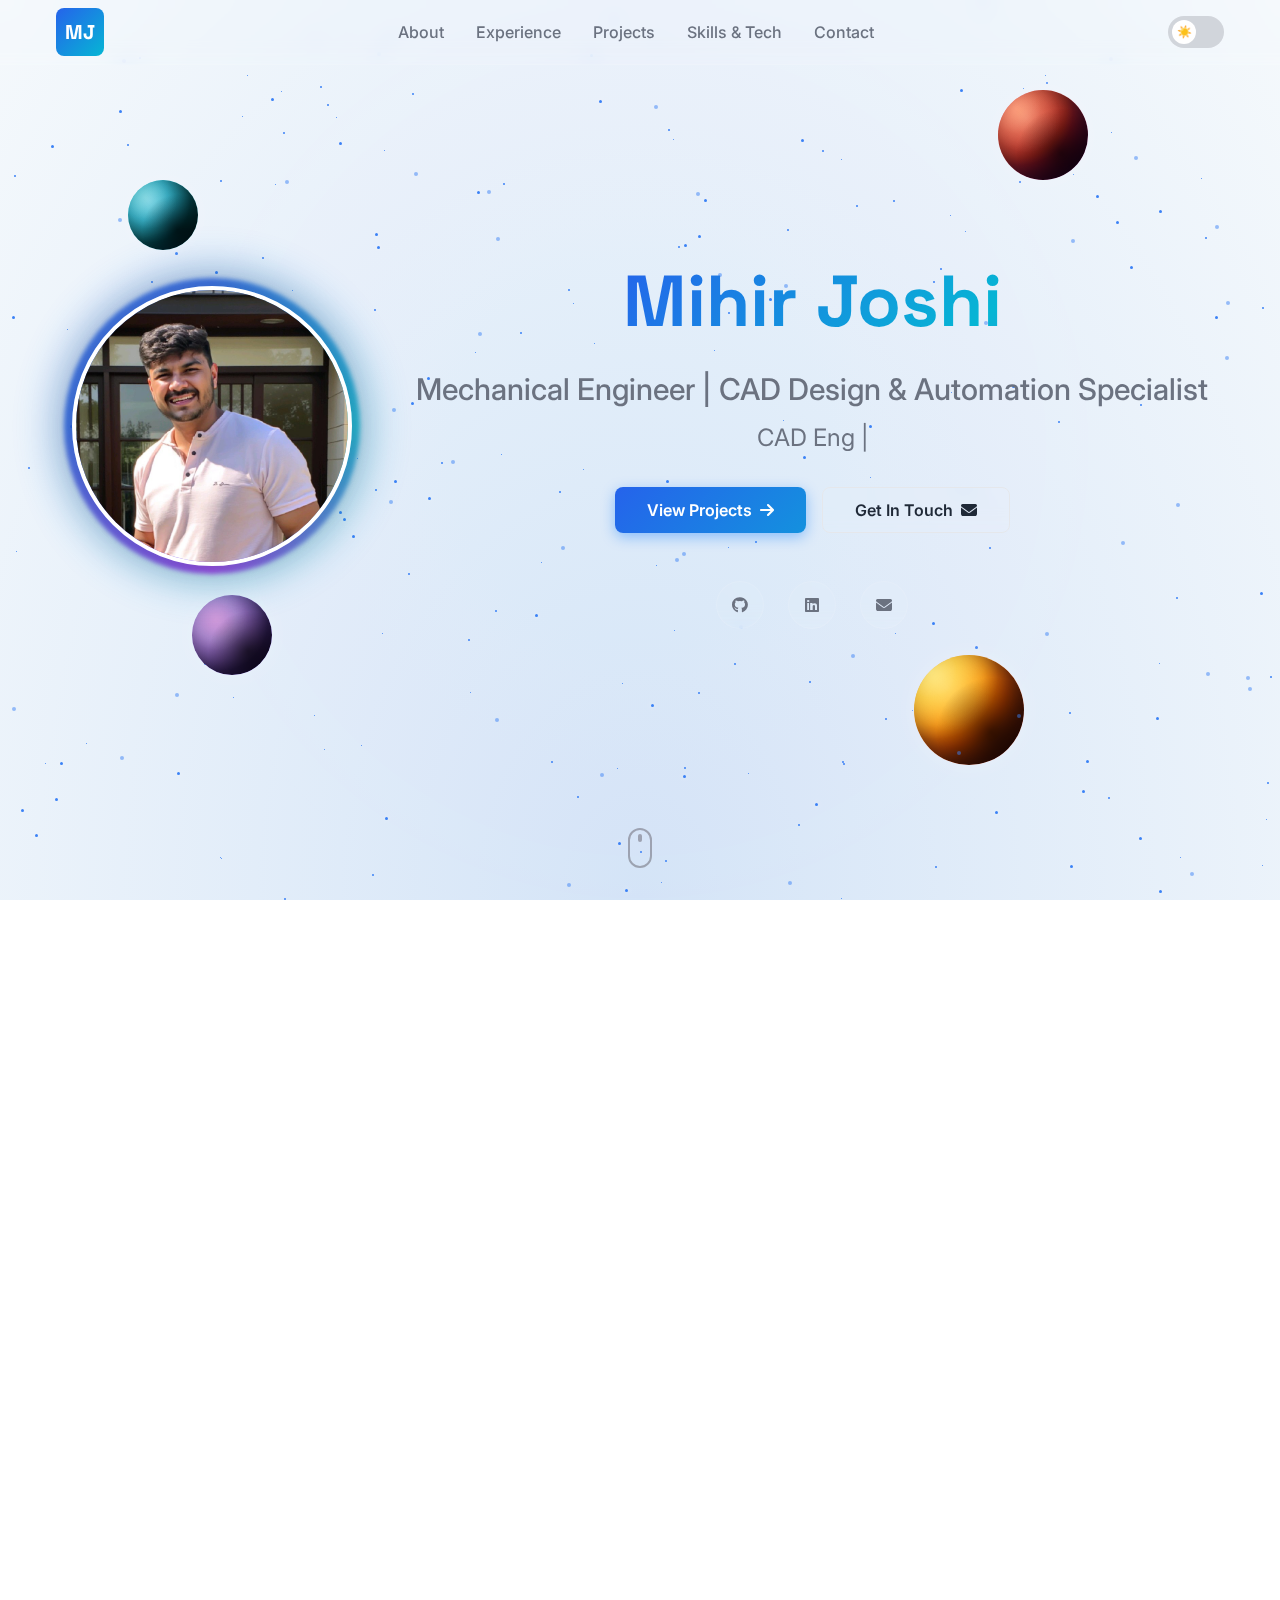
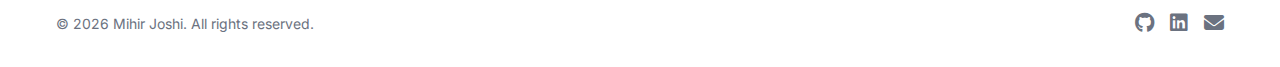
<file: index.html>
<!DOCTYPE html>
<html lang="en">
<head>
    <meta charset="UTF-8">
    <meta name="viewport" content="width=device-width, initial-scale=1.0">
    <meta name="description" content="Mihir Joshi - Mechanical Engineer specializing in CAD design (UG-NX, Teamcenter), Excel/SAP automation, and PLM systems. Building automation solutions that save time and improve accuracy.">
    <meta name="keywords" content="developer, engineer, automation, AI, React, Python, portfolio">
    <meta name="author" content="Mihir Joshi">
    <title>Mihir Joshi | Mechanical Engineer | CAD Design & Automation Specialist</title>
    
    <!-- Fonts -->
    <link rel="preconnect" href="https://fonts.googleapis.com">
    <link rel="preconnect" href="https://fonts.gstatic.com" crossorigin>
    <link href="https://fonts.googleapis.com/css2?family=Space+Grotesk:wght@300;400;500;600;700&family=Inter:wght@300;400;500;600;700&display=swap" rel="stylesheet">
    
    <!-- Icons -->
    <link rel="stylesheet" href="https://cdnjs.cloudflare.com/ajax/libs/font-awesome/6.4.0/css/all.min.css">
    
    <!-- Styles -->
    <link rel="stylesheet" href="styles.css">
</head>
<body>
    <!-- Navigation -->
    <nav class="navbar" id="navbar">
        <div class="nav-container">
            <a href="#" class="nav-logo">
                <span class="logo-text">MJ</span>
            </a>
            <div class="nav-menu" id="navMenu">
                <a href="#about" class="nav-link">About</a>
                <a href="#experience" class="nav-link">Experience</a>
                <a href="#projects" class="nav-link">Projects</a>
                <a href="#skills" class="nav-link">Skills & Tech</a>
                <a href="#contact" class="nav-link">Contact</a>
            </div>
            <button class="theme-toggle" id="themeToggle" aria-label="Toggle theme">
                <span class="theme-toggle-slider"></span>
            </button>
            <button class="mobile-menu-toggle" id="mobileMenuToggle" aria-label="Toggle menu">
                <span></span>
                <span></span>
                <span></span>
            </button>
        </div>
    </nav>

    <!-- Hero Section -->
    <section class="hero" id="hero">
        <div class="hero-background" id="heroBackground"></div>
        <div class="space-theme" id="spaceTheme">
            <div class="stars-container" id="starsContainer"></div>
            <div class="planets-container" id="planetsContainer"></div>
        </div>
        <div class="hero-particles" id="heroParticles"></div>
        
        <div class="hero-content">
            <div class="hero-image-wrapper fade-in-up" style="animation-delay: 0.2s">
                <div class="hero-image-glow"></div>
                <img src="mihir.jpeg" alt="Mihir Joshi" class="hero-image" id="heroImage">
                <div class="hero-image-border"></div>
            </div>
            
            <div class="hero-text-content">
                <h1 class="hero-title fade-in-up" style="animation-delay: 0.3s">
                    <span class="gradient-text">Mihir Joshi</span>
                </h1>
                <p class="hero-tagline fade-in-up" style="animation-delay: 0.4s">Mechanical Engineer | CAD Design & Automation Specialist</p>
                <div class="hero-roles fade-in-up" style="animation-delay: 0.5s">
                    <span id="typewriter"></span>
                    <span class="typewriter-cursor">|</span>
                </div>
                <div class="hero-buttons fade-in-up" style="animation-delay: 0.6s">
                    <a href="#projects" class="btn btn-primary">
                        <span>View Projects</span>
                        <i class="fas fa-arrow-right"></i>
                    </a>
                    <a href="#contact" class="btn btn-secondary">
                        <span>Get In Touch</span>
                        <i class="fas fa-envelope"></i>
                    </a>
                </div>
                <div class="hero-social fade-in-up" style="animation-delay: 0.7s">
                    <a href="https://github.com" target="_blank" rel="noopener noreferrer" class="social-link" aria-label="GitHub">
                        <i class="fab fa-github"></i>
                    </a>
                    <a href="https://linkedin.com" target="_blank" rel="noopener noreferrer" class="social-link" aria-label="LinkedIn">
                        <i class="fab fa-linkedin"></i>
                    </a>
                    <a href="mailto:mihirjoshi1920@gmail.com" class="social-link" aria-label="Email">
                        <i class="fas fa-envelope"></i>
                    </a>
                </div>
            </div>
        </div>
        
        <div class="scroll-indicator">
            <div class="scroll-mouse">
                <div class="scroll-wheel"></div>
            </div>
        </div>
    </section>

    <!-- About Section -->
    <section class="about" id="about">
        <div class="container">
            <div class="section-header scroll-fade-in">
                <span class="section-number">01.</span>
                <h2 class="section-title">About Me</h2>
                <div class="section-line"></div>
            </div>
            
            <div class="about-content">
                <div class="about-text fade-in-left scroll-fade-in">
                    <div class="intro-badge">
                        <i class="fas fa-user-graduate"></i>
                        <span>Mechanical Engineer & Automation Specialist</span>
                    </div>
                    <h3>Transforming Engineering Workflows Through Automation</h3>
                    <p>I'm a detail-oriented Mechanical Engineer with hands-on experience in CAD design (UG-NX, Teamcenter) and Excel/SAP automation, passionate about AI tools and process optimization.</p>
                    <p>Currently working as a <strong>CAD Engineer at MAN Energy Solutions</strong>, I specialize in designing marine engine components, managing PLM systems, and creating automation solutions that save time and improve accuracy. My expertise spans from piping design and GD&T-compliant production drawings to building automated reporting systems using Excel VBA, Power Query, and PLM integrations.</p>
                    <p>I believe in the power of automation to transform workflows, reduce errors, and unlock human potential for more creative problem-solving.</p>
                </div>
                
                <div class="about-highlights fade-in-right scroll-fade-in">
                    <div class="highlight-card glass">
                        <div class="highlight-icon">
                            <i class="fas fa-trophy"></i>
                        </div>
                        <h4>Key Achievements</h4>
                        <ul class="highlight-list">
                            <li>Saved <strong>35+ hours/month</strong> through automation</li>
                            <li>Reduced manual errors by <strong>90%</strong></li>
                            <li>Created <strong>10+</strong> automation tools</li>
                            <li>Trained <strong>50+</strong> colleagues in Excel automation</li>
                        </ul>
                    </div>
                    
                    <div class="highlight-card glass">
                        <div class="highlight-icon">
                            <i class="fas fa-lightbulb"></i>
                        </div>
                        <h4>Core Expertise</h4>
                        <ul class="expertise-list">
                            <li><span class="bullet">▹</span> CAD Design (UG-NX, Teamcenter, ENOVIA)</li>
                            <li><span class="bullet">▹</span> Excel Automation (VBA, Power Query)</li>
                            <li><span class="bullet">▹</span> PLM Systems Integration</li>
                            <li><span class="bullet">▹</span> Process Optimization & Analytics</li>
                        </ul>
                    </div>
                </div>
            </div>
        </div>
    </section>

    <!-- Experience Section -->
    <section class="experience" id="experience">
        <div class="container">
            <div class="section-header scroll-fade-in">
                <span class="section-number">02.</span>
                <h2 class="section-title">Professional Experience</h2>
                <div class="section-line"></div>
            </div>
            
            <div class="timeline" id="timeline">
                <!-- Timeline will be populated by JavaScript -->
            </div>
        </div>
    </section>

    <!-- Skills & Technologies Section -->
    <section class="skills-section" id="skills">
        <div class="container">
            <div class="section-header scroll-fade-in">
                <span class="section-number">03.</span>
                <h2 class="section-title">Skills & Technology Stack</h2>
                <div class="section-line"></div>
            </div>
            <p class="section-subtitle scroll-fade-in" style="animation-delay: 0.2s">Core competencies and tools I work with</p>
            
            <div class="skills-grid" id="skillsGrid">
                <!-- Skills with proficiency levels will be populated by JavaScript -->
            </div>
        </div>
    </section>

    <!-- Projects Section -->
    <section class="projects" id="projects">
        <div class="container">
            <div class="section-header scroll-fade-in">
                <span class="section-number">04.</span>
                <h2 class="section-title">Featured Projects</h2>
                <div class="section-line"></div>
            </div>
            <p class="section-subtitle scroll-fade-in" style="animation-delay: 0.2s">Innovative solutions that drive efficiency and automation</p>
            
            <div class="projects-grid" id="projectsGrid">
                <!-- Projects will be populated by JavaScript -->
            </div>
        </div>
    </section>

    <!-- Project Modal -->
    <div class="modal" id="projectModal">
        <div class="modal-content glass">
            <button class="modal-close" id="modalClose">&times;</button>
            <div class="modal-body" id="modalBody">
                <!-- Modal content will be populated by JavaScript -->
            </div>
        </div>
    </div>

    <!-- Contact Section -->
    <section class="contact" id="contact">
        <div class="container">
            <div class="section-header scroll-fade-in">
                <span class="section-number">05.</span>
                <h2 class="section-title">Get In Touch</h2>
                <div class="section-line"></div>
            </div>
            <p class="section-subtitle scroll-fade-in" style="animation-delay: 0.2s">Let's collaborate and create something amazing together</p>
            
            <div class="contact-content">
                <div class="contact-info fade-in-left scroll-fade-in">
                    <h3>Contact Information</h3>
                    
                    <a href="mailto:mihirjoshi1920@gmail.com" class="contact-card glass">
                        <div class="contact-icon">
                            <i class="fas fa-envelope"></i>
                        </div>
                        <div class="contact-details">
                            <p class="contact-label">Email</p>
                            <p class="contact-value">mihirjoshi1920@gmail.com</p>
                        </div>
                    </a>
                    
                    <a href="tel:+919130410218" class="contact-card glass">
                        <div class="contact-icon">
                            <i class="fas fa-phone"></i>
                        </div>
                        <div class="contact-details">
                            <p class="contact-label">Phone</p>
                            <p class="contact-value">+91-9130410218</p>
                        </div>
                    </a>
                    
                    <a href="https://linkedin.com" target="_blank" rel="noopener noreferrer" class="contact-card glass">
                        <div class="contact-icon">
                            <i class="fab fa-linkedin"></i>
                        </div>
                        <div class="contact-details">
                            <p class="contact-label">LinkedIn</p>
                            <p class="contact-value">Connect with me</p>
                        </div>
                    </a>
                    
                    <a href="https://github.com" target="_blank" rel="noopener noreferrer" class="contact-card glass">
                        <div class="contact-icon">
                            <i class="fab fa-github"></i>
                        </div>
                        <div class="contact-details">
                            <p class="contact-label">GitHub</p>
                            <p class="contact-value">View my work</p>
                        </div>
                    </a>
                </div>
                
                <form class="contact-form fade-in-right scroll-fade-in" id="contactForm">
                    <div class="form-group">
                        <label for="name">Name</label>
                        <input type="text" id="name" name="name" required>
                    </div>
                    
                    <div class="form-group">
                        <label for="email">Email</label>
                        <input type="email" id="email" name="email" required>
                    </div>
                    
                    <div class="form-group">
                        <label for="message">Message</label>
                        <textarea id="message" name="message" rows="5" required></textarea>
                    </div>
                    
                    <button type="submit" class="btn btn-primary btn-full">Send Message</button>
                </form>
            </div>
        </div>
    </section>

    <!-- Footer -->
    <footer class="footer">
        <div class="container">
            <div class="footer-content">
                <p>&copy; <span id="currentYear"></span> Mihir Joshi. All rights reserved.</p>
                <div class="footer-links">
                    <a href="https://github.com" target="_blank" rel="noopener noreferrer" aria-label="GitHub">
                        <i class="fab fa-github"></i>
                    </a>
                    <a href="https://linkedin.com" target="_blank" rel="noopener noreferrer" aria-label="LinkedIn">
                        <i class="fab fa-linkedin"></i>
                    </a>
                    <a href="mailto:email@example.com" aria-label="Email">
                        <i class="fas fa-envelope"></i>
                    </a>
                </div>
            </div>
        </div>
    </footer>

    <script src="script.js"></script>
</body>
</html>
</file>
<file: styles.css>
/* Reset and Base Styles */
* {
    margin: 0;
    padding: 0;
    box-sizing: border-box;
}

:root {
    --font-space: 'Space Grotesk', sans-serif;
    --font-inter: 'Inter', sans-serif;
    
    /* Light theme colors */
    --bg-primary: #ffffff;
    --bg-secondary: #f9fafb;
    --bg-tertiary: #ffffff;
    --text-primary: #1f2937;
    --text-secondary: #6b7280;
    --text-tertiary: #9ca3af;
    --border-color: #e5e7eb;
    --glass-bg: rgba(255, 255, 255, 0.05);
    --glass-border: rgba(255, 255, 255, 0.1);
    
    /* Accent colors */
    --accent-blue: #2563eb;
    --accent-cyan: #06b6d4;
    --accent-purple: #9333ea;
    --accent-gradient: linear-gradient(135deg, #2563eb 0%, #06b6d4 100%);
}

[data-theme="dark"] {
    /* Dark theme colors */
    --bg-primary: #111827;
    --bg-secondary: #030712;
    --bg-tertiary: #1f2937;
    --text-primary: #f9fafb;
    --text-secondary: #d1d5db;
    --text-tertiary: #9ca3af;
    --border-color: #374151;
    --glass-bg: rgba(0, 0, 0, 0.3);
    --glass-border: rgba(255, 255, 255, 0.1);
    
    /* Dark theme accents */
    --accent-blue: #06b6d4;
    --accent-cyan: #00f0ff;
    --accent-purple: #b026ff;
    --accent-gradient: linear-gradient(135deg, #06b6d4 0%, #2563eb 100%);
}

html {
    scroll-behavior: smooth;
}

body {
    font-family: var(--font-inter);
    background-color: var(--bg-primary);
    color: var(--text-primary);
    transition: background-color 0.3s ease, color 0.3s ease;
    overflow-x: hidden;
    position: relative;
}

/* Animated background gradient */
body::before {
    content: '';
    position: fixed;
    top: -50%;
    left: -50%;
    width: 200%;
    height: 200%;
    background: 
        radial-gradient(circle at 20% 50%, rgba(37, 99, 235, 0.1) 0%, transparent 50%),
        radial-gradient(circle at 80% 80%, rgba(6, 182, 212, 0.1) 0%, transparent 50%),
        radial-gradient(circle at 40% 20%, rgba(147, 51, 234, 0.1) 0%, transparent 50%);
    animation: gradientRotate 20s ease infinite;
    pointer-events: none;
    z-index: -1;
}

[data-theme="dark"] body::before {
    background: 
        radial-gradient(circle at 20% 50%, rgba(6, 182, 212, 0.15) 0%, transparent 50%),
        radial-gradient(circle at 80% 80%, rgba(176, 38, 255, 0.15) 0%, transparent 50%),
        radial-gradient(circle at 40% 20%, rgba(59, 130, 246, 0.1) 0%, transparent 50%);
}

@keyframes gradientRotate {
    0%, 100% {
        transform: rotate(0deg) scale(1);
    }
    50% {
        transform: rotate(180deg) scale(1.1);
    }
}

/* Utilities */
.container {
    max-width: 1200px;
    margin: 0 auto;
    padding: 0 1rem;
}

.glass {
    background: var(--glass-bg);
    backdrop-filter: blur(10px);
    -webkit-backdrop-filter: blur(10px);
    border: 1px solid var(--glass-border);
}

.gradient-text {
    background: linear-gradient(135deg, #2563eb 0%, #06b6d4 50%, #9333ea 100%);
    -webkit-background-clip: text;
    -webkit-text-fill-color: transparent;
    background-clip: text;
    background-size: 200% auto;
    animation: gradientShift 5s ease infinite;
}

[data-theme="dark"] .gradient-text {
    background: linear-gradient(135deg, #06b6d4 0%, #3b82f6 50%, #9333ea 100%);
    -webkit-background-clip: text;
    -webkit-text-fill-color: transparent;
    background-clip: text;
    background-size: 200% auto;
    animation: gradientShift 5s ease infinite;
}

@keyframes gradientShift {
    0%, 100% {
        background-position: 0% 50%;
    }
    50% {
        background-position: 100% 50%;
    }
}

/* Navigation */
.navbar {
    position: fixed;
    top: 0;
    left: 0;
    right: 0;
    z-index: 1000;
    background: var(--glass-bg);
    backdrop-filter: blur(10px);
    -webkit-backdrop-filter: blur(10px);
    border-bottom: 1px solid var(--glass-border);
    transition: all 0.3s ease;
}

.nav-container {
    max-width: 1200px;
    margin: 0 auto;
    padding: 0 1rem;
    display: flex;
    justify-content: space-between;
    align-items: center;
    height: 64px;
}

.nav-logo {
    font-family: var(--font-space);
    font-size: 1.25rem;
    font-weight: 700;
    text-decoration: none;
    transition: transform 0.2s ease;
    display: flex;
    align-items: center;
}

.logo-text {
    width: 48px;
    height: 48px;
    display: flex;
    align-items: center;
    justify-content: center;
    background: var(--accent-gradient);
    border-radius: 8px;
    color: white;
    font-weight: 700;
    transition: all 0.3s ease;
}

.nav-logo:hover .logo-text {
    transform: rotate(5deg) scale(1.1);
    box-shadow: 0 4px 15px rgba(37, 99, 235, 0.4);
}

.nav-menu {
    display: flex;
    gap: 2rem;
}

.nav-link {
    color: var(--text-secondary);
    text-decoration: none;
    font-weight: 500;
    transition: color 0.3s ease, transform 0.2s ease;
    position: relative;
    padding: 0.5rem 0;
}

.nav-link::after {
    content: '';
    position: absolute;
    bottom: 0;
    left: 0;
    width: 0;
    height: 2px;
    background: var(--accent-gradient);
    transition: width 0.3s ease;
}

.nav-link:hover {
    color: var(--accent-blue);
    transform: translateY(-2px);
}

.nav-link:hover::after {
    width: 100%;
}

.mobile-menu-toggle {
    display: none;
    flex-direction: column;
    gap: 4px;
    background: none;
    border: none;
    cursor: pointer;
}

.mobile-menu-toggle span {
    width: 24px;
    height: 2px;
    background: var(--text-primary);
    transition: all 0.3s ease;
}

/* Theme Toggle */
.theme-toggle {
    position: relative;
    width: 56px;
    height: 32px;
    border-radius: 9999px;
    background: #d1d5db;
    border: none;
    cursor: pointer;
    transition: background-color 0.3s ease;
}

[data-theme="dark"] .theme-toggle {
    background: #374151;
}

.theme-toggle-slider {
    position: absolute;
    top: 4px;
    left: 4px;
    width: 24px;
    height: 24px;
    background: white;
    border-radius: 50%;
    transition: transform 0.3s ease;
    display: flex;
    align-items: center;
    justify-content: center;
}

[data-theme="dark"] .theme-toggle-slider {
    transform: translateX(24px);
}

.theme-toggle-slider::before {
    content: '🌙';
    font-size: 12px;
}

[data-theme="light"] .theme-toggle-slider::before {
    content: '☀️';
}

/* Hero Section */
.hero {
    position: relative;
    min-height: 100vh;
    display: flex;
    align-items: center;
    justify-content: center;
    overflow: hidden;
    padding-top: 64px;
    background: radial-gradient(ellipse at bottom, #1b2735 0%, #090a0f 100%);
}

[data-theme="light"] .hero {
    background: radial-gradient(ellipse at bottom, #d4e4f7 0%, #f5f9fc 100%);
}

.hero-background {
    position: absolute;
    inset: 0;
    opacity: 0.3;
    transition: opacity 0.5s ease;
    pointer-events: none;
    z-index: 1;
    mix-blend-mode: overlay;
}

[data-theme="dark"] .hero-background {
    opacity: 0.2;
}

.space-theme {
    position: absolute;
    inset: 0;
    width: 100%;
    height: 100%;
    overflow: hidden;
    z-index: 0;
    pointer-events: none;
}

.stars-container {
    position: absolute;
    inset: 0;
    width: 100%;
    height: 100%;
}

.planets-container {
    position: absolute;
    inset: 0;
    width: 100%;
    height: 100%;
}

.planet {
    position: absolute;
    border-radius: 50%;
    overflow: hidden;
    box-shadow: 
        inset -15px -15px 30px rgba(0, 0, 0, 0.8),
        inset 15px 15px 30px rgba(255, 255, 255, 0.1),
        0 0 30px rgba(255, 255, 255, 0.2),
        0 0 60px rgba(255, 255, 255, 0.1),
        0 0 100px rgba(255, 255, 255, 0.05);
}

.planet::before {
    content: '';
    position: absolute;
    inset: 0;
    border-radius: 50%;
    background: radial-gradient(circle at 25% 25%, rgba(255, 255, 255, 0.5), transparent 60%);
    pointer-events: none;
    z-index: 1;
}

.planet::after {
    content: '';
    position: absolute;
    inset: 0;
    border-radius: 50%;
    background: 
        radial-gradient(ellipse at 70% 70%, rgba(0, 0, 0, 0.6) 0%, transparent 50%),
        radial-gradient(ellipse at 30% 30%, rgba(255, 255, 255, 0.2) 0%, transparent 40%);
    pointer-events: none;
    z-index: 2;
}

.planet-1 {
    width: 90px;
    height: 90px;
    background: 
        radial-gradient(circle at 20% 20%, #ff6b6b 0%, #d32f2f 25%, #b71c1c 50%, #880e4f 75%, #4a148c 100%),
        repeating-linear-gradient(
            45deg,
            transparent,
            transparent 10px,
            rgba(0, 0, 0, 0.2) 10px,
            rgba(0, 0, 0, 0.2) 20px
        );
    top: 10%;
    right: 15%;
    animation: orbitPlanet1 20s linear infinite;
}

.planet-1::before {
    background: radial-gradient(circle at 25% 25%, rgba(255, 183, 77, 0.4), transparent 55%);
}

.planet-2 {
    width: 70px;
    height: 70px;
    background: 
        radial-gradient(circle at 25% 25%, #4ecdc4 0%, #00acc1 30%, #00838f 60%, #006064 85%, #004d40 100%),
        repeating-conic-gradient(
            from 0deg,
            transparent 0deg,
            transparent 30deg,
            rgba(0, 150, 136, 0.3) 30deg,
            rgba(0, 150, 136, 0.3) 60deg
        );
    top: 20%;
    left: 10%;
    animation: orbitPlanet2 25s linear infinite;
}

.planet-2::before {
    background: radial-gradient(circle at 30% 30%, rgba(129, 212, 250, 0.5), transparent 60%);
}

.planet-3 {
    width: 110px;
    height: 110px;
    background: 
        radial-gradient(circle at 15% 15%, #ffd54f 0%, #ffb300 20%, #ff8f00 40%, #e65100 60%, #bf360c 80%, #8b0000 100%),
        repeating-linear-gradient(
            90deg,
            transparent,
            transparent 8px,
            rgba(139, 0, 0, 0.3) 8px,
            rgba(139, 0, 0, 0.3) 16px
        );
    top: auto;
    bottom: 15%;
    right: 20%;
    animation: orbitPlanet3 30s linear infinite;
}

.planet-3::before {
    background: radial-gradient(circle at 20% 20%, rgba(255, 241, 118, 0.6), transparent 50%);
}

.planet-4 {
    width: 80px;
    height: 80px;
    background: 
        radial-gradient(circle at 30% 30%, #ba68c8 0%, #9575cd 25%, #7e57c2 50%, #5e35b1 75%, #4527a0 90%, #311b92 100%),
        repeating-radial-gradient(
            circle at center,
            transparent 0px,
            transparent 15px,
            rgba(78, 52, 46, 0.2) 15px,
            rgba(78, 52, 46, 0.2) 20px
        );
    top: auto;
    bottom: 25%;
    left: 15%;
    animation: orbitPlanet4 22s linear infinite;
}

.planet-4::before {
    background: radial-gradient(circle at 35% 35%, rgba(206, 147, 216, 0.5), transparent 65%);
}

@keyframes orbitPlanet1 {
    0% {
        transform: translate(0, 0) rotate(0deg);
    }
    25% {
        transform: translate(50px, 50px) rotate(90deg);
    }
    50% {
        transform: translate(100px, 30px) rotate(180deg);
    }
    75% {
        transform: translate(50px, -30px) rotate(270deg);
    }
    100% {
        transform: translate(0, 0) rotate(360deg);
    }
}

@keyframes orbitPlanet2 {
    0% {
        transform: translate(0, 0) rotate(0deg);
    }
    25% {
        transform: translate(-40px, 60px) rotate(90deg);
    }
    50% {
        transform: translate(-80px, 40px) rotate(180deg);
    }
    75% {
        transform: translate(-40px, -40px) rotate(270deg);
    }
    100% {
        transform: translate(0, 0) rotate(360deg);
    }
}

@keyframes orbitPlanet3 {
    0% {
        transform: translate(0, 0) rotate(0deg);
    }
    25% {
        transform: translate(-60px, -50px) rotate(90deg);
    }
    50% {
        transform: translate(-120px, -30px) rotate(180deg);
    }
    75% {
        transform: translate(-60px, 50px) rotate(270deg);
    }
    100% {
        transform: translate(0, 0) rotate(360deg);
    }
}

@keyframes orbitPlanet4 {
    0% {
        transform: translate(0, 0) rotate(0deg);
    }
    25% {
        transform: translate(45px, -55px) rotate(90deg);
    }
    50% {
        transform: translate(90px, -35px) rotate(180deg);
    }
    75% {
        transform: translate(45px, 45px) rotate(270deg);
    }
    100% {
        transform: translate(0, 0) rotate(360deg);
    }
}

.star {
    position: absolute;
    background: white;
    border-radius: 50%;
    animation: twinkle 3s ease-in-out infinite;
}

.star.small {
    width: 1px;
    height: 1px;
}

.star.medium {
    width: 2px;
    height: 2px;
}

.star.large {
    width: 3px;
    height: 3px;
    box-shadow: 0 0 6px rgba(255, 255, 255, 0.8);
}

[data-theme="light"] .star {
    background: #3b82f6;
}

@keyframes twinkle {
    0%, 100% {
        opacity: 0.3;
        transform: scale(1);
    }
    50% {
        opacity: 1;
        transform: scale(1.2);
    }
}

.hero-particles {
    position: absolute;
    inset: 0;
    pointer-events: none;
    z-index: 1;
}

.particle {
    position: absolute;
    width: 4px;
    height: 4px;
    border-radius: 50%;
    background: var(--accent-cyan);
    opacity: 0.5;
    animation: float 6s ease-in-out infinite;
}

@keyframes float {
    0%, 100% {
        transform: translateY(0);
        opacity: 0.3;
    }
    50% {
        transform: translateY(-20px);
        opacity: 1;
    }
}

.hero-content {
    position: relative;
    z-index: 10;
    max-width: 1200px;
    padding: 0 1rem;
    display: flex;
    align-items: center;
    gap: 4rem;
    flex-wrap: wrap;
    justify-content: center;
}

.hero-text-content {
    text-align: center;
    flex: 1;
    min-width: 300px;
}

/* Hero Image Styles */
.hero-image-wrapper {
    position: relative;
    width: 280px;
    height: 280px;
    margin: 0 auto 2rem;
    animation: floatImage 6s ease-in-out infinite;
    cursor: pointer;
}

@keyframes floatImage {
    0%, 100% {
        transform: translateY(0) rotate(0deg) scale(1);
    }
    25% {
        transform: translateY(-10px) rotate(-1deg) scale(1.02);
    }
    50% {
        transform: translateY(-20px) rotate(2deg) scale(1);
    }
    75% {
        transform: translateY(-10px) rotate(1deg) scale(1.02);
    }
}

.hero-image-wrapper:hover {
    animation-play-state: paused;
    transform: scale(1.1) rotate(5deg);
}

.hero-image-glow {
    position: absolute;
    inset: -20px;
    border-radius: 50%;
    background: var(--accent-gradient);
    opacity: 0.3;
    filter: blur(20px);
    animation: pulseGlow 3s ease-in-out infinite;
}

@keyframes pulseGlow {
    0%, 100% {
        opacity: 0.3;
        transform: scale(1);
    }
    50% {
        opacity: 0.5;
        transform: scale(1.05);
    }
}

.hero-image {
    position: relative;
    width: 100%;
    height: 100%;
    object-fit: cover;
    border-radius: 50%;
    border: 4px solid var(--bg-primary);
    box-shadow: 0 0 40px rgba(0, 0, 0, 0.3);
    z-index: 2;
    transition: transform 0.3s ease;
}

.hero-image:hover {
    transform: scale(1.05);
}

.hero-image-border {
    position: absolute;
    inset: -8px;
    border-radius: 50%;
    background: conic-gradient(
        from 0deg,
        var(--accent-blue),
        var(--accent-cyan),
        var(--accent-purple),
        var(--accent-blue),
        var(--accent-blue)
    );
    z-index: 1;
    animation: rotateBorder 3s linear infinite;
    opacity: 0.8;
    filter: blur(2px);
}

.hero-image-wrapper:hover .hero-image-border {
    animation-duration: 1s;
    opacity: 1;
    filter: blur(0px);
    inset: -12px;
}

@keyframes rotateBorder {
    from {
        transform: rotate(0deg);
    }
    to {
        transform: rotate(360deg);
    }
}

[data-theme="dark"] .hero-image {
    border-color: var(--bg-primary);
    box-shadow: 0 0 40px rgba(0, 240, 255, 0.2),
                0 0 80px rgba(176, 38, 255, 0.1);
}

.hero-title {
    font-family: var(--font-space);
    font-size: clamp(2.5rem, 8vw, 4.5rem);
    font-weight: 700;
    margin-bottom: 1.5rem;
}

.hero-tagline {
    font-size: clamp(1.25rem, 4vw, 1.875rem);
    color: var(--text-secondary);
    margin-bottom: 1rem;
    font-weight: 500;
}

.hero-roles {
    font-size: clamp(1rem, 3vw, 1.5rem);
    color: var(--text-secondary);
    min-height: 2rem;
    margin-bottom: 2rem;
}

.typewriter-cursor {
    display: inline-block;
    animation: blink 1s infinite;
}

@keyframes blink {
    0%, 50% {
        opacity: 1;
    }
    51%, 100% {
        opacity: 0;
    }
}

.hero-buttons {
    display: flex;
    flex-wrap: wrap;
    gap: 1rem;
    justify-content: center;
    margin-bottom: 3rem;
}

.btn {
    padding: 0.75rem 2rem;
    border-radius: 0.5rem;
    font-weight: 600;
    text-decoration: none;
    transition: all 0.3s cubic-bezier(0.175, 0.885, 0.32, 1.275);
    display: inline-block;
    border: none;
    cursor: pointer;
    font-size: 1rem;
    position: relative;
    overflow: hidden;
}

.btn-primary {
    background: var(--accent-gradient);
    background-size: 200% auto;
    color: white;
    box-shadow: 0 4px 14px 0 rgba(0, 118, 255, 0.39);
    position: relative;
    overflow: hidden;
    transition: all 0.3s ease;
}

.btn-primary::before {
    content: '';
    position: absolute;
    top: 50%;
    left: 50%;
    width: 0;
    height: 0;
    border-radius: 50%;
    background: rgba(255, 255, 255, 0.3);
    transform: translate(-50%, -50%);
    transition: width 0.6s ease, height 0.6s ease;
}

.btn-primary {
    display: flex;
    align-items: center;
    gap: 0.5rem;
    justify-content: center;
}

.btn-primary i {
    transition: transform 0.3s ease;
}

.btn-primary:hover {
    transform: translateY(-2px) scale(1.05);
    box-shadow: 0 6px 30px 0 rgba(0, 118, 255, 0.6);
    background-position: right center;
}

.btn-primary:hover i {
    transform: translateX(5px);
}

.btn-secondary {
    display: flex;
    align-items: center;
    gap: 0.5rem;
    justify-content: center;
}

.btn-secondary i {
    transition: transform 0.3s ease;
}

.btn-secondary:hover i {
    transform: scale(1.1);
}

.btn-primary:hover::before {
    width: 300px;
    height: 300px;
}

.btn-primary:active {
    transform: translateY(0) scale(0.98);
}

.btn-secondary {
    background: var(--glass-bg);
    color: var(--text-primary);
    border: 1px solid var(--border-color);
    backdrop-filter: blur(10px);
    position: relative;
    overflow: hidden;
    transition: all 0.3s ease;
}

.btn-secondary::after {
    content: '';
    position: absolute;
    top: 0;
    left: -100%;
    width: 100%;
    height: 100%;
    background: linear-gradient(90deg, transparent, rgba(255, 255, 255, 0.2), transparent);
    transition: left 0.5s ease;
}

.btn-secondary:hover {
    transform: translateY(-2px) scale(1.05);
    border-color: var(--accent-blue);
    box-shadow: 0 4px 20px rgba(37, 99, 235, 0.3);
}

.btn-secondary:hover::after {
    left: 100%;
}

.btn-secondary:active {
    transform: translateY(0) scale(0.98);
}

.btn-full {
    width: 100%;
}

.hero-social {
    display: flex;
    gap: 1.5rem;
    justify-content: center;
}

.social-link {
    width: 48px;
    height: 48px;
    border-radius: 50%;
    background: var(--glass-bg);
    backdrop-filter: blur(10px);
    display: flex;
    align-items: center;
    justify-content: center;
    color: var(--text-secondary);
    text-decoration: none;
    transition: all 0.3s ease;
    border: 1px solid var(--glass-border);
    position: relative;
    overflow: hidden;
}

.social-link::before {
    content: '';
    position: absolute;
    top: 50%;
    left: 50%;
    width: 0;
    height: 0;
    border-radius: 50%;
    background: var(--accent-gradient);
    transform: translate(-50%, -50%);
    transition: width 0.5s ease, height 0.5s ease;
    z-index: 0;
}

.social-link i {
    position: relative;
    z-index: 1;
    transition: transform 0.3s ease, color 0.3s ease;
}

.social-link:hover {
    transform: translateY(-3px) scale(1.15) rotate(5deg);
    color: white;
    border-color: transparent;
}

.social-link:hover::before {
    width: 100px;
    height: 100px;
}

.social-link:hover i {
    transform: scale(1.2) rotate(-5deg);
}

.scroll-indicator {
    position: absolute;
    bottom: 2rem;
    left: 50%;
    transform: translateX(-50%);
    animation: bounce 2s infinite;
}

@keyframes bounce {
    0%, 100% {
        transform: translateX(-50%) translateY(0);
    }
    50% {
        transform: translateX(-50%) translateY(10px);
    }
}

.scroll-mouse {
    width: 24px;
    height: 40px;
    border: 2px solid var(--text-tertiary);
    border-radius: 12px;
    display: flex;
    justify-content: center;
    padding: 4px;
}

.scroll-wheel {
    width: 4px;
    height: 8px;
    background: var(--text-tertiary);
    border-radius: 2px;
    animation: scroll 2s infinite;
}

@keyframes scroll {
    0%, 100% {
        transform: translateY(0);
        opacity: 1;
    }
    50% {
        transform: translateY(12px);
        opacity: 0;
    }
}

/* Sections */
section {
    padding: 5rem 0;
    position: relative;
    transition: transform 0.1s ease-out;
}

.section-title {
    font-family: var(--font-space);
    font-size: clamp(2rem, 5vw, 3rem);
    font-weight: 700;
    text-align: center;
    margin-bottom: 1rem;
    background: linear-gradient(135deg, #2563eb 0%, #9333ea 100%);
    -webkit-background-clip: text;
    -webkit-text-fill-color: transparent;
    background-clip: text;
    background-size: 200% auto;
    animation: gradientShift 5s ease infinite;
    position: relative;
    display: inline-block;
}

.section-title::after {
    content: '';
    position: absolute;
    bottom: -10px;
    left: 50%;
    transform: translateX(-50%);
    width: 0;
    height: 3px;
    background: var(--accent-gradient);
    border-radius: 2px;
    transition: width 0.8s ease;
}

.scroll-fade-in.visible.section-title::after {
    width: 80px;
}

[data-theme="dark"] .section-title {
    background: linear-gradient(135deg, #06b6d4 0%, #9333ea 100%);
    -webkit-background-clip: text;
    -webkit-text-fill-color: transparent;
    background-clip: text;
    background-size: 200% auto;
    animation: gradientShift 5s ease infinite;
}

.section-subtitle {
    text-align: center;
    color: var(--text-secondary);
    font-size: 1.125rem;
    margin-bottom: 3rem;
}

/* About Section */
.about {
    background: var(--bg-primary);
}

.about-content {
    display: grid;
    grid-template-columns: repeat(auto-fit, minmax(300px, 1fr));
    gap: 3rem;
    margin-bottom: 3rem;
}

.about-text p {
    font-size: 1.125rem;
    color: var(--text-secondary);
    line-height: 1.75;
    margin-bottom: 1rem;
}

.about-card {
    padding: 2rem;
    border-radius: 1rem;
}

.about-card h3 {
    font-size: 1.5rem;
    font-weight: 700;
    margin-bottom: 1.5rem;
    color: var(--text-primary);
}

.expertise-list {
    list-style: none;
}

.expertise-list li {
    display: flex;
    align-items: center;
    gap: 0.75rem;
    margin-bottom: 0.75rem;
    color: var(--text-secondary);
}

.bullet {
    color: var(--accent-cyan);
}

.skills-grid {
    display: grid;
    grid-template-columns: repeat(auto-fill, minmax(150px, 1fr));
    gap: 1.5rem;
}

.skill-card {
    padding: 1.5rem;
    border-radius: 0.75rem;
    text-align: center;
    transition: transform 0.4s cubic-bezier(0.175, 0.885, 0.32, 1.275), box-shadow 0.4s ease;
    opacity: 0;
    transform: translateY(30px) scale(0.9);
    position: relative;
    overflow: hidden;
}

.skill-card::after {
    content: '';
    position: absolute;
    top: -50%;
    left: -50%;
    width: 200%;
    height: 200%;
    background: conic-gradient(from 0deg, transparent, rgba(37, 99, 235, 0.1), transparent);
    animation: rotate 4s linear infinite;
    opacity: 0;
    transition: opacity 0.3s ease;
}

.skill-card:hover::after {
    opacity: 1;
}

@keyframes rotate {
    to {
        transform: rotate(360deg);
    }
}

.skill-card.visible {
    opacity: 1;
    transform: translateY(0) scale(1);
}

.skill-card:hover {
    transform: scale(1.1) translateY(-10px) rotate(2deg);
    box-shadow: 0 15px 35px rgba(37, 99, 235, 0.3);
}

.skill-icon {
    transition: transform 0.4s cubic-bezier(0.175, 0.885, 0.32, 1.275);
}

.skill-card:hover .skill-icon {
    transform: scale(1.2) rotate(10deg);
}

.skill-icon {
    font-size: 2.5rem;
    margin-bottom: 1rem;
}

.skill-name {
    font-size: 1.125rem;
    font-weight: 600;
    margin-bottom: 0.75rem;
    color: var(--text-primary);
}

.skill-progress {
    width: 100%;
    height: 8px;
    background: var(--border-color);
    border-radius: 9999px;
    overflow: hidden;
    margin-bottom: 0.5rem;
}

.skill-progress-bar {
    height: 100%;
    background: var(--accent-gradient);
    border-radius: 9999px;
    transition: width 1s ease;
    width: 0;
}

.skill-level {
    font-size: 0.875rem;
    color: var(--text-secondary);
}

/* Projects Section */
.projects {
    background: var(--bg-secondary);
}

.projects-grid {
    display: grid;
    grid-template-columns: repeat(auto-fill, minmax(300px, 1fr));
    gap: 2rem;
}

.project-card {
    border-radius: 1rem;
    overflow: hidden;
    cursor: pointer;
    transition: transform 0.4s cubic-bezier(0.175, 0.885, 0.32, 1.275), box-shadow 0.4s ease;
    background: var(--glass-bg);
    backdrop-filter: blur(10px);
    border: 1px solid var(--glass-border);
    opacity: 0;
    transform: translateY(50px) rotateX(10deg);
    transform-style: preserve-3d;
    perspective: 1000px;
    position: relative;
}

.project-card::before {
    content: '';
    position: absolute;
    top: 0;
    left: 0;
    right: 0;
    bottom: 0;
    background: var(--accent-gradient);
    opacity: 0;
    transition: opacity 0.4s ease;
    z-index: 0;
}

.project-card > * {
    position: relative;
    z-index: 1;
}

.project-card.visible {
    opacity: 1;
    transform: translateY(0) rotateX(0deg);
}

.project-card:hover {
    transform: translateY(-10px) scale(1.03) rotateY(2deg);
    box-shadow: 0 20px 40px rgba(0, 0, 0, 0.3),
                0 0 30px rgba(37, 99, 235, 0.2);
}

.project-card:hover::before {
    opacity: 0.1;
}

.project-image {
    height: 200px;
    background: var(--accent-gradient);
    display: flex;
    align-items: center;
    justify-content: center;
    font-size: 4rem;
    font-weight: bold;
    color: rgba(255, 255, 255, 0.2);
    position: relative;
    overflow: hidden;
}

.project-content {
    padding: 1.5rem;
}

.project-title {
    font-size: 1.5rem;
    font-weight: 700;
    margin-bottom: 0.75rem;
    color: var(--text-primary);
}

.project-description {
    color: var(--text-secondary);
    margin-bottom: 1rem;
}

.project-tags {
    display: flex;
    flex-wrap: wrap;
    gap: 0.5rem;
    margin-bottom: 1rem;
}

.project-tag {
    padding: 0.25rem 0.75rem;
    font-size: 0.75rem;
    font-weight: 600;
    border-radius: 9999px;
    background: rgba(37, 99, 235, 0.1);
    color: var(--accent-blue);
}

.project-links {
    display: flex;
    gap: 1rem;
}

.project-link {
    display: flex;
    align-items: center;
    gap: 0.5rem;
    color: var(--text-secondary);
    text-decoration: none;
    transition: color 0.3s ease;
}

.project-link:hover {
    color: var(--accent-blue);
}

/* Modal */
.modal {
    display: none;
    position: fixed;
    inset: 0;
    z-index: 2000;
    background: rgba(0, 0, 0, 0.8);
    backdrop-filter: blur(4px);
    align-items: center;
    justify-content: center;
    padding: 1rem;
    animation: fadeIn 0.3s ease;
}

.modal.active {
    display: flex;
}

.modal-content {
    max-width: 600px;
    width: 100%;
    max-height: 90vh;
    overflow-y: auto;
    border-radius: 1rem;
    padding: 2rem;
    position: relative;
    animation: slideUp 0.3s ease;
}

@keyframes fadeIn {
    from {
        opacity: 0;
    }
    to {
        opacity: 1;
    }
}

@keyframes slideUp {
    from {
        transform: translateY(50px);
        opacity: 0;
    }
    to {
        transform: translateY(0);
        opacity: 1;
    }
}

.modal-close {
    position: absolute;
    top: 1rem;
    right: 1rem;
    background: none;
    border: none;
    font-size: 2rem;
    color: var(--text-primary);
    cursor: pointer;
    line-height: 1;
    transition: transform 0.2s ease;
}

.modal-close:hover {
    transform: scale(1.2);
}

.modal-title {
    font-size: 2rem;
    font-weight: 700;
    margin-bottom: 1rem;
    color: var(--text-primary);
}

.modal-description {
    color: var(--text-secondary);
    line-height: 1.75;
    margin-bottom: 1.5rem;
}

.modal-technologies {
    margin-bottom: 1.5rem;
}

.modal-technologies h4 {
    font-size: 1.125rem;
    font-weight: 600;
    margin-bottom: 0.75rem;
    color: var(--text-primary);
}

.modal-tech-tags {
    display: flex;
    flex-wrap: wrap;
    gap: 0.5rem;
}

.modal-buttons {
    display: flex;
    gap: 1rem;
}

/* Tech Stack Section */
.tech-stack {
    background: var(--bg-primary);
}

.tech-grid {
    display: grid;
    grid-template-columns: repeat(auto-fill, minmax(100px, 1fr));
    gap: 1.5rem;
}

.tech-item {
    display: flex;
    flex-direction: column;
    align-items: center;
    transition: transform 0.4s cubic-bezier(0.175, 0.885, 0.32, 1.275);
    opacity: 0;
    transform: scale(0.8) rotate(-10deg);
}

.tech-item.visible {
    opacity: 1;
    transform: scale(1) rotate(0deg);
}

.tech-item:hover {
    transform: translateY(-10px) scale(1.15) rotate(10deg) !important;
    z-index: 10;
}

.tech-icon-wrapper {
    position: relative;
    transition: all 0.4s cubic-bezier(0.175, 0.885, 0.32, 1.275);
}

.tech-item:hover .tech-icon-wrapper {
    transform: rotate(-10deg) scale(1.1);
    box-shadow: 0 10px 25px rgba(37, 99, 235, 0.4);
    background: var(--accent-gradient);
}

.tech-item:hover .tech-icon {
    transform: scale(1.3) rotate(10deg);
    filter: drop-shadow(0 0 10px currentColor);
}

.tech-icon-wrapper {
    width: 100%;
    aspect-ratio: 1;
    padding: 1.5rem;
    border-radius: 0.75rem;
    background: var(--glass-bg);
    backdrop-filter: blur(10px);
    border: 1px solid var(--glass-border);
    display: flex;
    align-items: center;
    justify-content: center;
    margin-bottom: 0.75rem;
    transition: transform 0.3s ease;
}

.tech-item:hover .tech-icon-wrapper {
    transform: rotate(-10deg);
}

.tech-icon {
    font-size: 2.5rem;
}

.tech-name {
    font-size: 0.875rem;
    font-weight: 500;
    text-align: center;
    color: var(--text-primary);
}

/* Contact Section */
.contact {
    background: var(--bg-secondary);
}

.contact-content {
    display: grid;
    grid-template-columns: 1fr 1fr;
    gap: 3rem;
    align-items: start;
}

@media (max-width: 768px) {
    .contact-content {
        grid-template-columns: 1fr;
    }
}

.contact-info h3 {
    font-size: 1.5rem;
    font-weight: 700;
    margin-bottom: 1.5rem;
    color: var(--text-primary);
}

.contact-card {
    display: flex;
    align-items: center;
    gap: 1rem;
    padding: 1rem;
    border-radius: 0.75rem;
    text-decoration: none;
    transition: all 0.4s cubic-bezier(0.175, 0.885, 0.32, 1.275);
    margin-bottom: 1rem;
    position: relative;
    overflow: hidden;
}

.contact-card::before {
    content: '';
    position: absolute;
    top: 0;
    left: -100%;
    width: 100%;
    height: 100%;
    background: linear-gradient(90deg, transparent, rgba(255, 255, 255, 0.1), transparent);
    transition: left 0.5s ease;
}

.contact-card:hover {
    transform: scale(1.08) translateX(10px);
    box-shadow: 0 10px 25px rgba(37, 99, 235, 0.3);
}

.contact-card:hover::before {
    left: 100%;
}

.contact-card:hover .contact-icon {
    transform: scale(1.2) rotate(10deg);
    background: var(--accent-gradient);
}

.contact-icon {
    transition: transform 0.4s ease, background 0.3s ease;
}

.contact-icon {
    width: 48px;
    height: 48px;
    border-radius: 0.5rem;
    display: flex;
    align-items: center;
    justify-content: center;
    background: rgba(37, 99, 235, 0.1);
    color: var(--accent-blue);
}

.contact-label {
    font-size: 0.875rem;
    color: var(--text-secondary);
    margin-bottom: 0.25rem;
}

.contact-value {
    font-weight: 500;
    color: var(--text-primary);
}

.contact-form {
    display: flex;
    flex-direction: column;
    gap: 1.5rem;
}

.form-group {
    display: flex;
    flex-direction: column;
    gap: 0.5rem;
}

.form-group label {
    font-weight: 500;
    color: var(--text-primary);
}

.form-group input,
.form-group textarea {
    padding: 0.75rem;
    border-radius: 0.5rem;
    border: 1px solid var(--border-color);
    background: var(--glass-bg);
    backdrop-filter: blur(10px);
    color: var(--text-primary);
    font-family: inherit;
    transition: border-color 0.3s ease;
}

.form-group input:focus,
.form-group textarea:focus {
    outline: none;
    border-color: var(--accent-blue);
    box-shadow: 0 0 0 3px rgba(37, 99, 235, 0.1);
    transform: translateY(-2px);
    transition: all 0.3s ease;
}

.form-group input,
.form-group textarea {
    transition: all 0.3s ease;
}

.form-group input:hover,
.form-group textarea:hover {
    border-color: var(--accent-cyan);
    transform: translateY(-1px);
}

.form-group textarea {
    resize: vertical;
}

/* Footer */
.footer {
    background: var(--bg-tertiary);
    padding: 2rem 0;
    border-top: 1px solid var(--border-color);
}

.footer-content {
    display: flex;
    justify-content: space-between;
    align-items: center;
    flex-wrap: wrap;
    gap: 1rem;
}

.footer-content p {
    color: var(--text-secondary);
    font-size: 0.875rem;
}

.footer-links {
    display: flex;
    gap: 1rem;
}

.footer-links a {
    color: var(--text-secondary);
    font-size: 1.25rem;
    transition: color 0.3s ease;
}

.footer-links a:hover {
    color: var(--accent-blue);
}

/* Animations */
@keyframes fadeInUp {
    from {
        opacity: 0;
        transform: translateY(20px);
    }
    to {
        opacity: 1;
        transform: translateY(0);
    }
}

.fade-in-up {
    animation: fadeInUp 0.8s ease forwards;
}

.fade-in-left {
    animation: fadeInLeft 0.6s ease forwards;
}

@keyframes fadeInLeft {
    from {
        opacity: 0;
        transform: translateX(-50px);
    }
    to {
        opacity: 1;
        transform: translateX(0);
    }
}

.fade-in-right {
    animation: fadeInRight 0.6s ease forwards;
}

@keyframes fadeInRight {
    from {
        opacity: 0;
        transform: translateX(50px);
    }
    to {
        opacity: 1;
        transform: translateX(0);
    }
}

/* Scroll Animations */
.scroll-fade-in {
    opacity: 0;
    transform: translateY(30px);
    transition: opacity 0.8s ease, transform 0.8s ease;
}

.scroll-fade-in.visible {
    opacity: 1;
    transform: translateY(0);
}

.scroll-slide-up {
    opacity: 0;
    transform: translateY(50px);
    transition: opacity 0.6s ease, transform 0.6s ease;
}

.scroll-slide-up.visible {
    opacity: 1;
    transform: translateY(0);
}

.scroll-slide-left {
    opacity: 0;
    transform: translateX(-50px);
    transition: opacity 0.8s ease, transform 0.8s ease;
}

.scroll-slide-left.visible {
    opacity: 1;
    transform: translateX(0);
}

.scroll-slide-right {
    opacity: 0;
    transform: translateX(50px);
    transition: opacity 0.8s ease, transform 0.8s ease;
}

.scroll-slide-right.visible {
    opacity: 1;
    transform: translateX(0);
}

.scroll-scale {
    opacity: 0;
    transform: scale(0.8);
    transition: opacity 0.6s ease, transform 0.6s ease;
}

.scroll-scale.visible {
    opacity: 1;
    transform: scale(1);
}

.scroll-rotate {
    opacity: 0;
    transform: rotate(-10deg) scale(0.9);
    transition: opacity 0.8s ease, transform 0.8s ease;
}

.scroll-rotate.visible {
    opacity: 1;
    transform: rotate(0deg) scale(1);
}

/* Stagger animation delays */
.scroll-stagger-1 { transition-delay: 0.1s; }
.scroll-stagger-2 { transition-delay: 0.2s; }
.scroll-stagger-3 { transition-delay: 0.3s; }
.scroll-stagger-4 { transition-delay: 0.4s; }
.scroll-stagger-5 { transition-delay: 0.5s; }

/* Ripple Effect */
.ripple {
    position: absolute;
    border-radius: 50%;
    background: rgba(255, 255, 255, 0.6);
    transform: scale(0);
    animation: rippleEffect 0.6s ease-out;
    pointer-events: none;
}

@keyframes rippleEffect {
    to {
        transform: scale(4);
        opacity: 0;
    }
}

/* Floating Animation for Multiple Elements */
@keyframes float {
    0%, 100% {
        transform: translateY(0px);
    }
    50% {
        transform: translateY(-20px);
    }
}

.floating {
    animation: float 6s ease-in-out infinite;
}

.floating-delay-1 {
    animation-delay: 0.5s;
}

.floating-delay-2 {
    animation-delay: 1s;
}

.floating-delay-3 {
    animation-delay: 1.5s;
}

/* Glowing Text Effect */
.glowing-text {
    text-shadow: 
        0 0 10px currentColor,
        0 0 20px currentColor,
        0 0 30px currentColor;
    animation: glow 2s ease-in-out infinite alternate;
}

@keyframes glow {
    from {
        text-shadow: 
            0 0 10px currentColor,
            0 0 20px currentColor,
            0 0 30px currentColor;
    }
    to {
        text-shadow: 
            0 0 20px currentColor,
            0 0 30px currentColor,
            0 0 40px currentColor;
    }
}

/* Shimmer Effect */
.shimmer {
    background: linear-gradient(
        90deg,
        transparent 0%,
        rgba(255, 255, 255, 0.2) 50%,
        transparent 100%
    );
    background-size: 200% 100%;
    animation: shimmer 2s infinite;
}

@keyframes shimmer {
    0% {
        background-position: -200% 0;
    }
    100% {
        background-position: 200% 0;
    }
}

/* Pulse Animation */
@keyframes pulse {
    0%, 100% {
        opacity: 1;
        transform: scale(1);
    }
    50% {
        opacity: 0.8;
        transform: scale(1.05);
    }
}

.pulse {
    animation: pulse 2s ease-in-out infinite;
}

/* Spinning Border */
@keyframes spinBorder {
    from {
        transform: rotate(0deg);
    }
    to {
        transform: rotate(360deg);
    }
}

.spinning-border {
    position: relative;
    overflow: hidden;
}

.spinning-border::before {
    content: '';
    position: absolute;
    inset: -2px;
    border-radius: inherit;
    background: conic-gradient(from 0deg, transparent, var(--accent-blue), var(--accent-cyan), var(--accent-purple), transparent);
    animation: spinBorder 3s linear infinite;
    z-index: -1;
}

/* Responsive Design */
@media (max-width: 768px) {
    .nav-menu {
        position: fixed;
        top: 64px;
        left: 0;
        right: 0;
        background: var(--bg-primary);
        flex-direction: column;
        padding: 1rem;
        gap: 1rem;
        transform: translateX(-100%);
        transition: transform 0.3s ease;
        border-bottom: 1px solid var(--border-color);
    }
    
    .nav-menu.active {
        transform: translateX(0);
    }
    
    .mobile-menu-toggle {
        display: flex;
    }
    
    .footer-content {
        flex-direction: column;
        text-align: center;
    }
}

/* ============================================
   ENHANCED STYLES - Premium Portfolio Design
   ============================================ */

/* Section Headers with Numbers */
.section-header {
    display: flex;
    align-items: center;
    gap: 1rem;
    margin-bottom: 4rem;
    opacity: 0;
    transform: translateY(20px);
    transition: all 0.8s ease;
}

.section-header.visible {
    opacity: 1;
    transform: translateY(0);
}

.section-number {
    font-family: var(--font-space);
    font-size: 1.5rem;
    font-weight: 700;
    color: var(--accent-blue);
    opacity: 0.5;
}

.section-line {
    flex: 1;
    height: 1px;
    background: linear-gradient(90deg, var(--accent-blue), transparent);
    max-width: 300px;
}

/* Hero Stats */
.hero-stats {
    display: flex;
    gap: 2rem;
    justify-content: center;
    margin: 2rem 0;
    flex-wrap: wrap;
}

.stat-item {
    text-align: center;
    padding: 1rem;
    min-width: 120px;
}

.stat-number {
    font-size: 2.5rem;
    font-weight: 700;
    font-family: var(--font-space);
    background: var(--accent-gradient);
    -webkit-background-clip: text;
    -webkit-text-fill-color: transparent;
    background-clip: text;
    line-height: 1;
    margin-bottom: 0.5rem;
}

.stat-label {
    font-size: 0.875rem;
    color: var(--text-secondary);
    font-weight: 500;
}

/* Intro Badge */
.intro-badge {
    display: inline-flex;
    align-items: center;
    gap: 0.5rem;
    padding: 0.5rem 1rem;
    background: var(--glass-bg);
    backdrop-filter: blur(10px);
    border: 1px solid var(--glass-border);
    border-radius: 50px;
    font-size: 0.875rem;
    color: var(--accent-blue);
    margin-bottom: 1.5rem;
    font-weight: 500;
}

.intro-badge i {
    color: var(--accent-cyan);
}

.about-text h3 {
    font-size: 2rem;
    font-weight: 700;
    margin-bottom: 1rem;
    color: var(--text-primary);
    font-family: var(--font-space);
}

.about-text p {
    font-size: 1.125rem;
    line-height: 1.8;
    margin-bottom: 1rem;
    color: var(--text-secondary);
}

.about-text strong {
    color: var(--accent-blue);
    font-weight: 600;
}

/* About Highlights */
.about-highlights {
    display: flex;
    flex-direction: column;
    gap: 1.5rem;
}

.highlight-card {
    padding: 2rem;
    border-radius: 1rem;
    transition: transform 0.3s ease, box-shadow 0.3s ease;
}

.highlight-card:hover {
    transform: translateY(-5px);
    box-shadow: 0 10px 30px rgba(0, 0, 0, 0.1);
}

.highlight-icon {
    width: 48px;
    height: 48px;
    border-radius: 12px;
    background: var(--accent-gradient);
    display: flex;
    align-items: center;
    justify-content: center;
    color: white;
    font-size: 1.5rem;
    margin-bottom: 1rem;
}

.highlight-card h4 {
    font-size: 1.25rem;
    font-weight: 700;
    margin-bottom: 1rem;
    color: var(--text-primary);
}

.highlight-list {
    list-style: none;
    padding: 0;
}

.highlight-list li {
    padding: 0.5rem 0;
    color: var(--text-secondary);
    display: flex;
    align-items: center;
    gap: 0.5rem;
}

.highlight-list strong {
    color: var(--accent-blue);
}

/* Timeline/Experience Section */
.experience {
    background: var(--bg-secondary);
    position: relative;
}

.timeline {
    position: relative;
    max-width: 900px;
    margin: 0 auto;
    padding: 2rem 0;
}


.timeline-item {
    display: flex;
    gap: 2rem;
    margin-bottom: 4rem;
    position: relative;
    opacity: 0;
    transform: translateX(-50px);
    transition: all 0.8s ease;
    align-items: flex-start;
}

.timeline-item.visible {
    opacity: 1;
    transform: translateX(0);
}

.timeline-item:nth-child(even) {
    flex-direction: row-reverse;
}

.timeline-item:nth-child(even) .timeline-content {
    text-align: left;
}

.timeline-marker {
    display: none;
}

.timeline-dot {
    display: none;
}


.timeline-line {
    display: none;
}

.timeline-content {
    flex: 1;
    padding: 2rem;
    border-radius: 1rem;
    position: relative;
    text-align: left;
}

.timeline-header {
    display: flex;
    justify-content: space-between;
    align-items: center;
    margin-bottom: 1rem;
    flex-wrap: wrap;
    gap: 1rem;
}

.timeline-item:nth-child(even) .timeline-header {
    flex-direction: row;
}

.timeline-role {
    font-size: 1.5rem;
    font-weight: 700;
    color: var(--text-primary);
    margin-bottom: 0.25rem;
    font-family: var(--font-space);
}

.timeline-company {
    font-size: 1.125rem;
    color: var(--accent-blue);
    font-weight: 600;
}

.timeline-period {
    padding: 0.5rem 1rem;
    background: var(--glass-bg);
    border-radius: 50px;
    font-size: 0.875rem;
    color: var(--text-secondary);
    font-weight: 500;
    white-space: nowrap;
}

.timeline-location {
    color: var(--text-secondary);
    margin-bottom: 1rem;
    display: flex;
    align-items: center;
    gap: 0.5rem;
}

.timeline-location i {
    color: var(--accent-cyan);
    font-size: 0.875rem;
}

.timeline-description {
    color: var(--text-secondary);
    line-height: 1.7;
    margin-bottom: 1.5rem;
}

.timeline-achievements {
    margin-bottom: 1.5rem;
}

.timeline-achievements h4 {
    font-size: 1rem;
    font-weight: 600;
    margin-bottom: 0.75rem;
    color: var(--text-primary);
}

.timeline-achievements ul {
    list-style: none;
    padding: 0;
    margin: 0;
    display: flex;
    flex-direction: column;
    align-items: flex-start;
    gap: 0;
}

.timeline-achievements li {
    padding: 0.5rem 0;
    color: var(--text-secondary);
    display: flex;
    align-items: flex-start;
    gap: 0.75rem;
    width: 100%;
    text-align: left;
}

.timeline-achievements i {
    color: var(--accent-cyan);
    font-size: 0.875rem;
}

.timeline-tech {
    display: flex;
    flex-wrap: wrap;
    gap: 0.5rem;
    justify-content: flex-start;
}

/* Consistent alignment for all timeline items */
.timeline-achievements {
    text-align: left;
}

.timeline-achievements ul {
    align-items: flex-start;
}

.timeline-tech {
    justify-content: flex-start;
}

.tech-badge {
    padding: 0.375rem 0.75rem;
    background: var(--glass-bg);
    border: 1px solid var(--glass-border);
    border-radius: 50px;
    font-size: 0.75rem;
    color: var(--text-secondary);
    font-weight: 500;
    transition: all 0.3s ease;
}

.tech-badge:hover {
    background: var(--accent-gradient);
    color: white;
    transform: translateY(-2px);
}

/* Skills Section */
.skills-section {
    background: var(--bg-primary);
    padding: 5rem 0;
}


/* Project Enhancements */
.project-number {
    position: absolute;
    top: 50%;
    left: 50%;
    transform: translate(-50%, -50%);
    font-size: 8rem;
    font-weight: 900;
    font-family: var(--font-space);
    color: rgba(255, 255, 255, 0.05);
    z-index: 1;
    pointer-events: none;
}

.project-overlay {
    position: absolute;
    inset: 0;
    background: linear-gradient(135deg, rgba(37, 99, 235, 0.8) 0%, rgba(147, 51, 234, 0.8) 100%);
    opacity: 0;
    transition: opacity 0.3s ease;
}

.project-card:hover .project-overlay {
    opacity: 1;
}

.project-header {
    display: flex;
    justify-content: space-between;
    align-items: flex-start;
    margin-bottom: 0.75rem;
    gap: 1rem;
}

.project-category {
    padding: 0.25rem 0.75rem;
    background: var(--accent-gradient);
    color: white;
    border-radius: 50px;
    font-size: 0.75rem;
    font-weight: 600;
    white-space: nowrap;
    height: fit-content;
}

.project-metrics {
    display: flex;
    gap: 1rem;
    margin: 1rem 0;
    flex-wrap: wrap;
}

.metric {
    display: flex;
    align-items: center;
    gap: 0.5rem;
    padding: 0.5rem 0.75rem;
    background: var(--glass-bg);
    border-radius: 8px;
    font-size: 0.875rem;
    color: var(--text-secondary);
}

.metric i {
    color: var(--accent-cyan);
}

.view-details {
    background: none;
    border: none;
    cursor: pointer;
    color: inherit;
    font: inherit;
}

/* Enhanced Responsive for New Sections */
@media (max-width: 768px) {
    /* Planets Responsive */
    .planet-1 {
        width: 50px;
        height: 50px;
        top: 5%;
        right: 10%;
    }
    
    .planet-2 {
        width: 40px;
        height: 40px;
        top: 15%;
        left: 5%;
    }
    
    .planet-3 {
        width: 60px;
        height: 60px;
        bottom: 10%;
        right: 15%;
    }
    
    .planet-4 {
        width: 45px;
        height: 45px;
        bottom: 20%;
        left: 10%;
    }
    
    /* Reduce planet shadows on mobile for performance */
    .planet {
        box-shadow: 
            inset -8px -8px 15px rgba(0, 0, 0, 0.8),
            inset 8px 8px 15px rgba(255, 255, 255, 0.1),
            0 0 15px rgba(255, 255, 255, 0.2),
            0 0 30px rgba(255, 255, 255, 0.1);
    }
    
    /* Reduce stars count for better performance */
    .star.large {
        width: 2px;
        height: 2px;
    }
    
    /* Smaller orbit movements on tablets */
    .planet-1 {
        animation: orbitPlanet1Mobile 20s linear infinite;
    }
    
    .planet-2 {
        animation: orbitPlanet2Mobile 25s linear infinite;
    }
    
    .planet-3 {
        animation: orbitPlanet3Mobile 30s linear infinite;
    }
    
    .planet-4 {
        animation: orbitPlanet4Mobile 22s linear infinite;
    }
    
    @keyframes orbitPlanet1Mobile {
        0% { transform: translate(0, 0) rotate(0deg); }
        25% { transform: translate(30px, 30px) rotate(90deg); }
        50% { transform: translate(60px, 20px) rotate(180deg); }
        75% { transform: translate(30px, -20px) rotate(270deg); }
        100% { transform: translate(0, 0) rotate(360deg); }
    }
    
    @keyframes orbitPlanet2Mobile {
        0% { transform: translate(0, 0) rotate(0deg); }
        25% { transform: translate(-25px, 35px) rotate(90deg); }
        50% { transform: translate(-50px, 25px) rotate(180deg); }
        75% { transform: translate(-25px, -25px) rotate(270deg); }
        100% { transform: translate(0, 0) rotate(360deg); }
    }
    
    @keyframes orbitPlanet3Mobile {
        0% { transform: translate(0, 0) rotate(0deg); }
        25% { transform: translate(-35px, -30px) rotate(90deg); }
        50% { transform: translate(-70px, -20px) rotate(180deg); }
        75% { transform: translate(-35px, 30px) rotate(270deg); }
        100% { transform: translate(0, 0) rotate(360deg); }
    }
    
    @keyframes orbitPlanet4Mobile {
        0% { transform: translate(0, 0) rotate(0deg); }
        25% { transform: translate(28px, -32px) rotate(90deg); }
        50% { transform: translate(55px, -22px) rotate(180deg); }
        75% { transform: translate(28px, 28px) rotate(270deg); }
        100% { transform: translate(0, 0) rotate(360deg); }
    }
    
    .hero-stats {
        gap: 1rem;
    }
    
    .stat-item {
        min-width: 100px;
    }
    
    .stat-number {
        font-size: 2rem;
    }
    
    .section-header {
        flex-direction: column;
        align-items: flex-start;
        gap: 0.5rem;
        margin-bottom: 2rem;
    }
    
    .section-line {
        width: 100%;
        max-width: 100px;
    }
    
    .timeline {
        padding: 1rem 0;
    }
    
    .timeline-item {
        flex-direction: column !important;
        gap: 1rem;
        margin-bottom: 2rem;
    }
    
    .timeline-item:nth-child(even) {
        flex-direction: column !important;
    }
    
    .timeline-item:nth-child(even) .timeline-content {
        text-align: left;
    }
    
    .timeline-item .timeline-marker {
        position: relative !important;
        left: auto !important;
        transform: none !important;
        width: 100%;
        flex-direction: row;
        justify-content: center;
        align-items: center;
        margin-bottom: 1rem;
        margin-top: 0;
    }
    
    .timeline-item .timeline-achievements {
        text-align: left !important;
    }
    
    .timeline-item .timeline-achievements ul {
        align-items: flex-start !important;
    }
    
    .timeline-item .timeline-tech {
        justify-content: flex-start !important;
    }
    
    .timeline-item .timeline-header {
        flex-direction: column !important;
        gap: 0.75rem;
    }
    
    .timeline-line {
        width: 60px;
        height: 2px;
        margin: 0 0.5rem;
        min-height: 2px;
        max-height: 2px;
        flex: none;
    }
    
    .timeline-content {
        width: 100%;
        padding: 1.5rem;
    }
    
    .timeline-marker {
        align-self: center;
        margin-top: 0;
    }
    
    .timeline-period {
        align-self: flex-start;
    }
    
    .about-highlights {
        margin-top: 2rem;
    }
    
    .project-header {
        flex-direction: column;
        align-items: flex-start;
    }
    
    .skills-grid {
        grid-template-columns: repeat(auto-fill, minmax(140px, 1fr));
        gap: 1rem;
    }
    
    .tech-grid {
        grid-template-columns: repeat(auto-fill, minmax(90px, 1fr));
        gap: 1rem;
    }
    
    
    .about-content {
        grid-template-columns: 1fr;
    }
    
    .hero-content {
        flex-direction: column;
        text-align: center;
    }
    
    .hero-image-wrapper {
        width: 220px;
        height: 220px;
        margin-bottom: 2rem;
    }
}

@media (max-width: 480px) {
    /* Smaller planets for very small screens */
    .planet-1 {
        width: 40px;
        height: 40px;
        top: 3%;
        right: 8%;
    }
    
    .planet-2 {
        width: 30px;
        height: 30px;
        top: 12%;
        left: 3%;
    }
    
    .planet-3 {
        width: 50px;
        height: 50px;
        bottom: 8%;
        right: 12%;
    }
    
    .planet-4 {
        width: 35px;
        height: 35px;
        bottom: 18%;
        left: 8%;
    }
    
    /* Smaller orbit movements on very small screens */
    .planet-1 {
        animation: orbitPlanet1Small 20s linear infinite;
    }
    
    .planet-2 {
        animation: orbitPlanet2Small 25s linear infinite;
    }
    
    .planet-3 {
        animation: orbitPlanet3Small 30s linear infinite;
    }
    
    .planet-4 {
        animation: orbitPlanet4Small 22s linear infinite;
    }
    
    @keyframes orbitPlanet1Small {
        0% { transform: translate(0, 0) rotate(0deg); }
        25% { transform: translate(25px, 25px) rotate(90deg); }
        50% { transform: translate(50px, 15px) rotate(180deg); }
        75% { transform: translate(25px, -15px) rotate(270deg); }
        100% { transform: translate(0, 0) rotate(360deg); }
    }
    
    @keyframes orbitPlanet2Small {
        0% { transform: translate(0, 0) rotate(0deg); }
        25% { transform: translate(-20px, 30px) rotate(90deg); }
        50% { transform: translate(-40px, 20px) rotate(180deg); }
        75% { transform: translate(-20px, -20px) rotate(270deg); }
        100% { transform: translate(0, 0) rotate(360deg); }
    }
    
    @keyframes orbitPlanet3Small {
        0% { transform: translate(0, 0) rotate(0deg); }
        25% { transform: translate(-30px, -25px) rotate(90deg); }
        50% { transform: translate(-60px, -15px) rotate(180deg); }
        75% { transform: translate(-30px, 25px) rotate(270deg); }
        100% { transform: translate(0, 0) rotate(360deg); }
    }
    
    @keyframes orbitPlanet4Small {
        0% { transform: translate(0, 0) rotate(0deg); }
        25% { transform: translate(22px, -27px) rotate(90deg); }
        50% { transform: translate(45px, -17px) rotate(180deg); }
        75% { transform: translate(22px, 22px) rotate(270deg); }
        100% { transform: translate(0, 0) rotate(360deg); }
    }
    
    .container {
        padding: 0 1rem;
    }
    
    .section-title {
        font-size: 1.75rem;
    }
    
    .skills-grid {
        grid-template-columns: repeat(auto-fill, minmax(120px, 1fr));
    }
    
    .tech-grid {
        grid-template-columns: repeat(auto-fill, minmax(80px, 1fr));
    }
    
    .projects-grid {
        grid-template-columns: 1fr;
    }
    
    .hero-buttons {
        flex-direction: column;
        width: 100%;
    }
    
    .hero-buttons .btn {
        width: 100%;
    }
    
    .nav-menu {
        gap: 1rem;
    }
    
    .timeline-content {
        padding: 1rem;
    }
    
    .highlight-card {
        padding: 1.5rem;
    }
}
</file>
